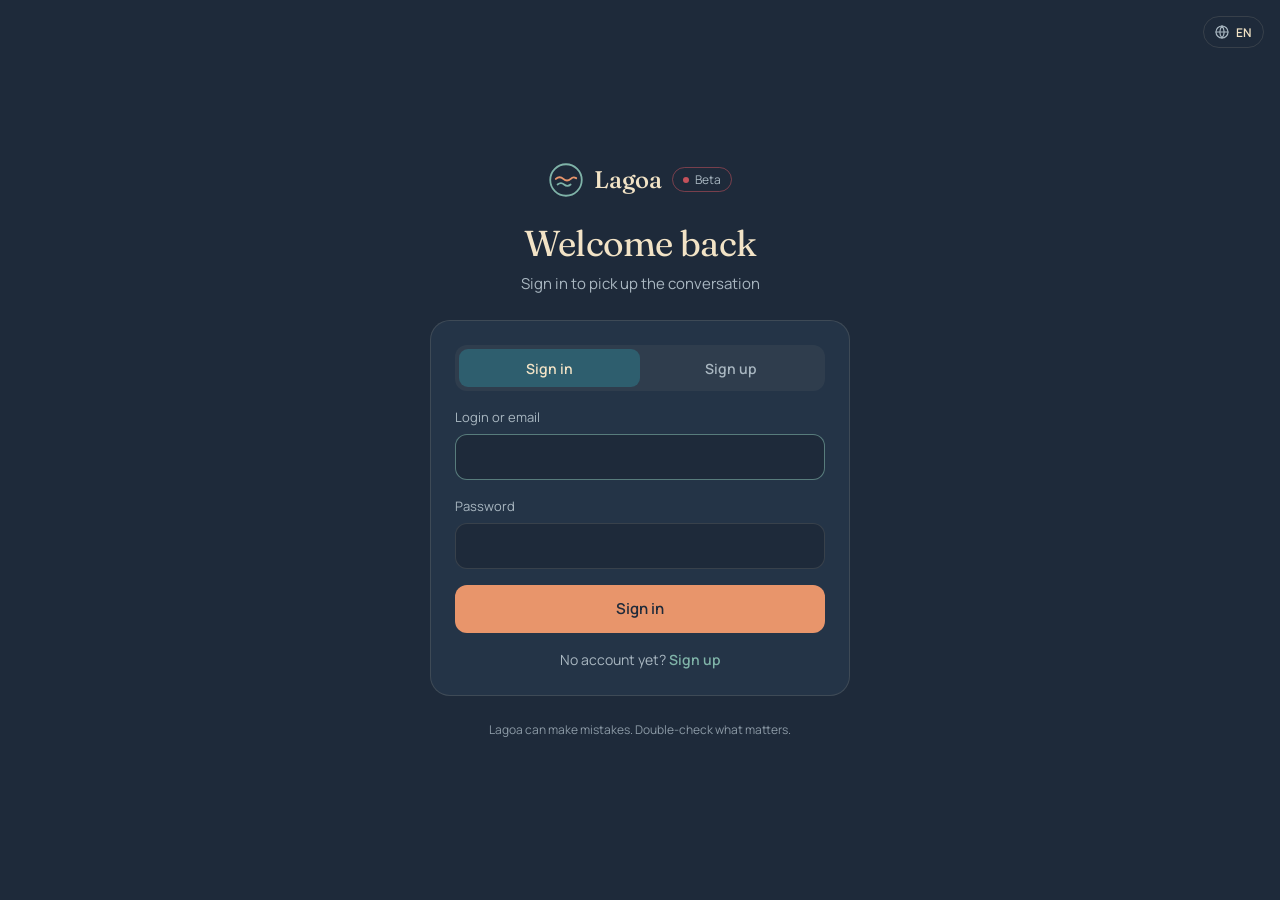
<file: frontend/index.html>
<!doctype html>
<html lang="ru">
<head>
<meta charset="utf-8">
<meta name="viewport" content="width=device-width, initial-scale=1">
<title>Lagoa</title>
<link rel="preconnect" href="https://fonts.googleapis.com">
<link rel="preconnect" href="https://fonts.gstatic.com" crossorigin>
<link href="https://fonts.googleapis.com/css2?family=Fraunces:opsz,wght@9..144,400;9..144,500&family=JetBrains+Mono&family=Manrope:wght@400;500;600&display=swap" rel="stylesheet">
<link rel="stylesheet" href="styles.css">
</head>
<body>

<nav class="sidebar" data-i18n-aria-label="chats">
  <div class="brand">
    <svg width="30" height="30" viewBox="0 0 32 32" fill="none" aria-hidden="true"><circle cx="16" cy="16" r="14" stroke="#7FB3A8" stroke-width="1.6"/><path d="M7 15c2.2-2 4.4-2 6.6 0s4.4 2 6.6 0 3.3-1.4 4.8-.6" stroke="#E8956B" stroke-width="1.8" stroke-linecap="round"/><path d="M8.5 20c2-1.6 3.9-1.6 5.8 0s3.9 1.6 5.8 0" stroke="#7FB3A8" stroke-width="1.6" stroke-linecap="round"/></svg>
    <span class="brand-name">Lagoa</span>
    <span class="beta" data-i18n="beta"></span>
  </div>

  <button type="button" class="new-chat" id="newChatBtn">
    <svg width="18" height="18" viewBox="0 0 24 24" fill="none" stroke="currentColor" stroke-width="2" stroke-linecap="round" aria-hidden="true"><path d="M12 5v14M5 12h14"/></svg>
    <span data-i18n="newChat"></span>
  </button>

  <div class="chat-list" id="chatList"></div>

  <div class="sidebar-footer">
    <div class="user-row">
      <div class="user-avatar" id="userAvatar" aria-hidden="true"></div>
      <div class="user-name" id="userName"></div>
      <button type="button" class="logout" id="logoutBtn" data-i18n-title="logout" data-i18n-aria-label="logout">
        <svg width="18" height="18" viewBox="0 0 24 24" fill="none" stroke="currentColor" stroke-width="1.8" stroke-linecap="round" stroke-linejoin="round" aria-hidden="true"><path d="M9 21H5a2 2 0 0 1-2-2V5a2 2 0 0 1 2-2h4M16 17l5-5-5-5M21 12H9"/></svg>
      </button>
    </div>
    <div class="status-row">
      <span class="status-dot" id="statusDot"></span>
      <span class="status-text" id="statusText" data-i18n="connecting"></span>
      <div class="lang-picker">
        <button type="button" class="lang-btn" aria-haspopup="menu" aria-expanded="false" data-i18n-aria-label="language" data-i18n-title="language">
          <svg class="lang-icon" width="16" height="16" viewBox="0 0 24 24" fill="none" stroke="currentColor" stroke-width="1.8" stroke-linecap="round" stroke-linejoin="round" aria-hidden="true"><circle cx="12" cy="12" r="9"/><path d="M3 12h18M12 3a14 14 0 0 1 0 18M12 3a14 14 0 0 0 0 18"/></svg><span class="lang-current"></span>
        </button>
        <div class="lang-menu" role="menu" data-i18n-aria-label="language" hidden></div>
      </div>
    </div>
  </div>
</nav>
<div class="backdrop" id="backdrop"></div>

<div class="main">
  <header class="topbar">
    <button type="button" class="icon-btn" id="menuBtn" data-i18n-aria-label="openMenu">
      <svg width="22" height="22" viewBox="0 0 24 24" fill="none" stroke="currentColor" stroke-width="1.8" stroke-linecap="round" aria-hidden="true"><path d="M4 7h16M4 12h10M4 17h16"/></svg>
    </button>
    <h1 id="chatTitle">Lagoa</h1>
    <button type="button" class="icon-btn" id="newChatMobileBtn" data-i18n-aria-label="newChat">
      <svg width="22" height="22" viewBox="0 0 24 24" fill="none" stroke="currentColor" stroke-width="1.8" stroke-linecap="round" stroke-linejoin="round" aria-hidden="true"><path d="M12 20h9M16.5 3.5a2.1 2.1 0 0 1 3 3L7 19l-4 1 1-4z"/></svg>
    </button>
  </header>

  <!-- Экран приветствия: показывается, пока в истории нет сообщений -->
  <section class="welcome" id="welcome" hidden>
    <div class="welcome-inner">
      <svg width="64" height="64" viewBox="0 0 32 32" fill="none" aria-hidden="true"><circle cx="16" cy="16" r="14" stroke="#7FB3A8" stroke-width="1"/><path d="M7 15c2.2-2 4.4-2 6.6 0s4.4 2 6.6 0 3.3-1.4 4.8-.6" stroke="#E8956B" stroke-width="1.3" stroke-linecap="round"/><path d="M8.5 20c2-1.6 3.9-1.6 5.8 0s3.9 1.6 5.8 0" stroke="#7FB3A8" stroke-width="1.2" stroke-linecap="round"/></svg>
      <div>
        <h2 id="greeting"></h2>
        <p class="welcome-sub" data-i18n="welcomeSub"></p>
      </div>
      <div id="welcomeSlot" style="width: 100%"></div>
      <div class="suggestions">
        <button type="button" class="suggestion" data-i18n-prompt="tripPrompt">
          <b data-i18n="tripTitle"></b><span data-i18n="tripSub"></span>
        </button>
        <button type="button" class="suggestion" data-i18n-prompt="letterPrompt">
          <b data-i18n="letterTitle"></b><span data-i18n="letterSub"></span>
        </button>
        <button type="button" class="suggestion" data-i18n-prompt="explainPrompt">
          <b data-i18n="explainTitle"></b><span data-i18n="explainSub"></span>
        </button>
        <button type="button" class="suggestion" data-i18n-prompt="codePrompt">
          <b data-i18n="codeTitle"></b><span data-i18n="codeSub"></span>
        </button>
      </div>
      <p class="disclaimer" style="margin: 0" data-i18n="disclaimer"></p>
    </div>
  </section>

  <!-- Переписка -->
  <section class="scroll" id="scroll" data-i18n-aria-label="conversation" hidden>
    <div class="messages" id="messages"></div>
  </section>

  <div class="dock" id="dock" hidden>
    <div id="dockSlot"></div>
    <p class="disclaimer" data-i18n="disclaimer"></p>
  </div>
</div>

<dialog class="dialog" id="deleteDialog">
  <h2 data-i18n="deleteTitle"></h2>
  <p><span data-i18n="deleteText"></span> «<b id="deleteChatName"></b>»</p>
  <div class="dialog-actions">
    <button type="button" class="btn" id="deleteCancel" data-i18n="cancel"></button>
    <button type="button" class="btn btn-danger" id="deleteConfirm" data-i18n="delete"></button>
  </div>
</dialog>

<!-- Поле ввода одно, оно переезжает между экраном приветствия и нижней панелью чата -->
<template id="composerTpl">
  <form class="composer" id="composer">
    <label for="input" class="sr-only" data-i18n="messageLabel"></label>
    <textarea id="input" rows="2" data-i18n-placeholder="placeholder"></textarea>
    <div class="composer-row">
      <span class="composer-hint" data-i18n="hint"></span>
      <div class="model-picker" id="modelPicker" hidden>
        <button type="button" class="model-pill" id="modelBtn" aria-haspopup="listbox" aria-expanded="false">
          <span class="model-name" id="modelName"></span>
          <svg class="model-chevron" width="14" height="14" viewBox="0 0 24 24" fill="none" stroke="currentColor" stroke-width="2" stroke-linecap="round" stroke-linejoin="round" aria-hidden="true"><path d="m6 9 6 6 6-6"/></svg>
        </button>
        <ul class="model-menu" id="modelMenu" role="listbox" data-i18n-aria-label="modelLabel" hidden></ul>
      </div>
      <button type="submit" class="send" id="send" data-i18n-aria-label="send" data-i18n-title="send">
        <svg class="icon-send" width="20" height="20" viewBox="0 0 24 24" fill="none" stroke="currentColor" stroke-width="2.2" stroke-linecap="round" stroke-linejoin="round" aria-hidden="true"><path d="M12 19V5M5 12l7-7 7 7"/></svg>
        <svg class="icon-stop" width="14" height="14" viewBox="0 0 14 14" aria-hidden="true"><rect width="14" height="14" rx="3" fill="currentColor"/></svg>
      </button>
    </div>
  </form>
</template>

<script src="i18n.js"></script>
<script src="greetings.js"></script>
<script src="api.js"></script>
<script src="app.js"></script>
</body>
</html>
</file>
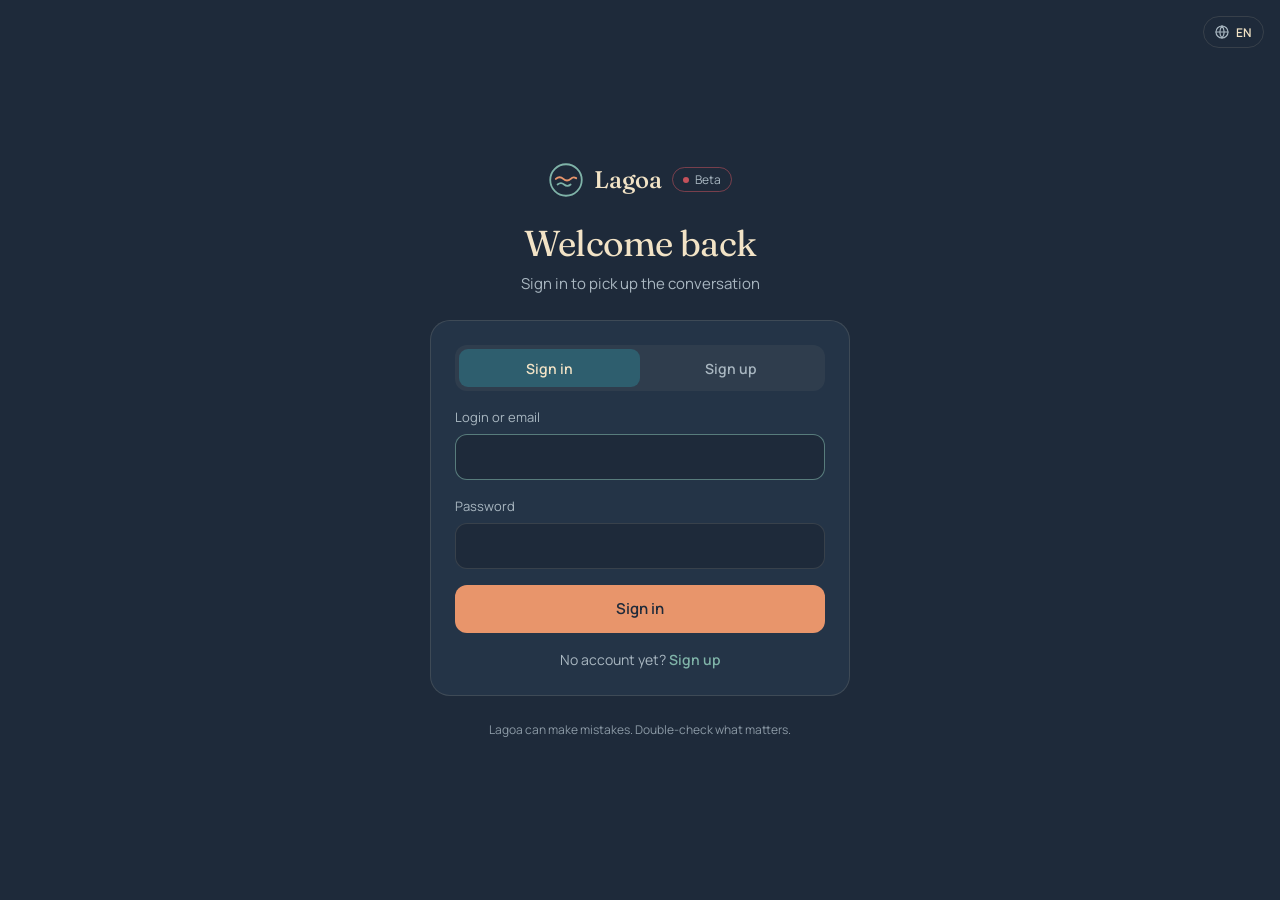
<file: frontend/login.html>
<!doctype html>
<html lang="ru">
<head>
<meta charset="utf-8">
<meta name="viewport" content="width=device-width, initial-scale=1">
<title>Lagoa</title>
<link rel="preconnect" href="https://fonts.googleapis.com">
<link rel="preconnect" href="https://fonts.gstatic.com" crossorigin>
<link href="https://fonts.googleapis.com/css2?family=Fraunces:opsz,wght@9..144,400;9..144,500&family=JetBrains+Mono&family=Manrope:wght@400;500;600&display=swap" rel="stylesheet">
<link rel="stylesheet" href="styles.css">
</head>
<body class="auth-page">

<div class="lang-picker auth-lang">
  <button type="button" class="lang-btn" aria-haspopup="menu" aria-expanded="false" data-i18n-aria-label="language" data-i18n-title="language">
    <svg class="lang-icon" width="16" height="16" viewBox="0 0 24 24" fill="none" stroke="currentColor" stroke-width="1.8" stroke-linecap="round" stroke-linejoin="round" aria-hidden="true"><circle cx="12" cy="12" r="9"/><path d="M3 12h18M12 3a14 14 0 0 1 0 18M12 3a14 14 0 0 0 0 18"/></svg><span class="lang-current"></span>
  </button>
  <div class="lang-menu" role="menu" data-i18n-aria-label="language" hidden></div>
</div>

<main class="auth-card">
  <div class="brand">
    <svg width="36" height="36" viewBox="0 0 32 32" fill="none" aria-hidden="true"><circle cx="16" cy="16" r="14" stroke="#7FB3A8" stroke-width="1.6"/><path d="M7 15c2.2-2 4.4-2 6.6 0s4.4 2 6.6 0 3.3-1.4 4.8-.6" stroke="#E8956B" stroke-width="1.8" stroke-linecap="round"/><path d="M8.5 20c2-1.6 3.9-1.6 5.8 0s3.9 1.6 5.8 0" stroke="#7FB3A8" stroke-width="1.6" stroke-linecap="round"/></svg>
    <span class="brand-name">Lagoa</span>
    <span class="beta" data-i18n="beta"></span>
  </div>

  <div class="auth-head">
    <h1 id="authTitle"></h1>
    <p id="authSub"></p>
  </div>

  <form class="auth-form" id="authForm" novalidate>
    <div class="auth-tabs" role="tablist">
      <button type="button" role="tab" data-mode="login" data-i18n="signIn"></button>
      <button type="button" role="tab" data-mode="register" data-i18n="signUp"></button>
    </div>

    <div class="field">
      <label for="login" data-i18n="loginLabel"></label>
      <input id="login" name="login" autocomplete="username" required minlength="3" maxlength="64">
    </div>

    <div class="field">
      <label for="password" data-i18n="passwordLabel"></label>
      <input id="password" name="password" type="password" required minlength="8" maxlength="128">
      <span class="field-hint" id="passwordHint" data-i18n="passwordHint"></span>
    </div>

    <div class="auth-error" id="authError" role="alert" hidden></div>

    <button type="submit" class="auth-submit" id="authSubmit"></button>

    <p class="auth-switch">
      <span id="switchText"></span>
      <button type="button" id="switchBtn"></button>
    </p>
  </form>

  <p class="disclaimer" style="margin: 0" data-i18n="disclaimer"></p>
</main>

<script src="i18n.js"></script>
<script src="api.js"></script>
<script src="auth.js"></script>
</body>
</html>
</file>
<file: frontend/styles.css>
:root {
  --bg: #1E2A3A;
  --sidebar: #18222F;
  --surface: #243447;
  --bubble: #2E5E6E;
  --text: #F2E3C6;
  --text-soft: #C9D3DA;
  --muted: #A9B7C1;
  --faint: #8C9AA6;
  --teal: #7FB3A8;
  --accent: #E8956B;
  --red: #C4515B;
  --line: rgba(242, 227, 198, 0.08);
  --line-strong: rgba(242, 227, 198, 0.12);
  --serif: 'Fraunces', Georgia, serif;
  --sans: 'Manrope', system-ui, -apple-system, 'Segoe UI', sans-serif;
  --mono: 'JetBrains Mono', ui-monospace, Consolas, monospace;
}

* { box-sizing: border-box; }
html, body { height: 100%; margin: 0; }
body {
  background: var(--bg);
  color: var(--text);
  font: 15px/1.6 var(--sans);
  display: flex;
  overflow: hidden;
}
button { font-family: var(--sans); }
a { color: var(--teal); }
a:hover { color: var(--text); }
.sr-only { position: absolute; width: 1px; height: 1px; overflow: hidden; clip: rect(0 0 0 0); white-space: nowrap; }

/* ---------- Sidebar ---------- */
.sidebar {
  width: 280px;
  flex: none;
  background: var(--sidebar);
  border-right: 1px solid var(--line);
  padding: 20px 16px;
  display: flex;
  flex-direction: column;
  gap: 20px;
}
.brand { display: flex; align-items: center; gap: 10px; padding: 0 6px; }
.brand-name { font-family: var(--serif); font-size: 24px; font-weight: 500; letter-spacing: -0.01em; }
.beta {
  margin-left: auto;
  display: flex; align-items: center; gap: 6px;
  font-size: 12px; color: var(--muted);
  border: 1px solid rgba(196, 81, 91, 0.55);
  border-radius: 999px;
  padding: 2px 10px;
}
.beta::before { content: ""; width: 6px; height: 6px; border-radius: 50%; background: var(--red); }

.new-chat {
  display: flex; align-items: center; justify-content: center; gap: 8px;
  height: 44px;
  border: none; border-radius: 12px;
  background: var(--accent); color: var(--bg);
  font-size: 15px; font-weight: 600;
  cursor: pointer;
}

.chat-list {
  flex: 1; min-height: 0;
  overflow-y: auto;
  margin: 0 -6px; padding: 0 6px;
  display: flex; flex-direction: column; gap: 2px;
}
.chat-list-label { font-size: 12px; color: var(--faint); padding: 12px 10px 4px; }
.chat-list-label:first-child { padding-top: 4px; }
.chat-item {
  position: relative;
  display: flex; align-items: center;
  border-radius: 10px;
  color: var(--text-soft);
}
.chat-item:hover { background: rgba(242, 227, 198, 0.04); }
.chat-item[aria-current="true"] { background: rgba(127, 179, 168, 0.14); color: var(--text); }
.chat-link {
  flex: 1; min-width: 0;
  padding: 10px 12px;
  border: none; background: transparent;
  color: inherit; font: 14px var(--sans); text-align: left;
  white-space: nowrap; overflow: hidden; text-overflow: ellipsis;
  cursor: pointer;
}
.chat-more {
  flex: none;
  width: 30px; height: 30px; margin-right: 4px;
  border: none; border-radius: 8px;
  background: transparent; color: var(--muted);
  display: flex; align-items: center; justify-content: center;
  cursor: pointer;
  opacity: 0;
}
.chat-item:hover .chat-more, .chat-item:focus-within .chat-more,
.chat-item[aria-current="true"] .chat-more, .chat-more[aria-expanded="true"] { opacity: 1; }
.chat-more:hover, .chat-more[aria-expanded="true"] { background: rgba(242, 227, 198, 0.08); color: var(--text); }
@media (hover: none) { .chat-more { opacity: 1; } }
.chat-menu {
  position: fixed; z-index: 40;
  min-width: 190px;
  padding: 6px;
  background: var(--surface);
  border: 1px solid var(--line-strong);
  border-radius: 12px;
  box-shadow: 0 12px 32px rgba(0, 0, 0, 0.35);
  display: flex; flex-direction: column;
}
.chat-menu button {
  display: flex; align-items: center; gap: 10px;
  padding: 9px 10px;
  border: none; border-radius: 8px;
  background: transparent; color: var(--text);
  font: 14px var(--sans); text-align: left;
  cursor: pointer;
}
.chat-menu button:hover, .chat-menu button:focus-visible { background: rgba(242, 227, 198, 0.06); outline: none; }
.chat-menu button.danger { color: #E58A92; }
.chat-rename {
  flex: 1; min-width: 0;
  height: 36px; margin: 2px;
  padding: 0 10px;
  border: 1px solid var(--teal); border-radius: 8px;
  background: var(--bg); color: var(--text);
  font: 14px var(--sans);
  outline: none;
}
.chat-item.renaming .chat-more { display: none; }

.sidebar-footer {
  margin-top: auto;
  display: flex; flex-direction: column; gap: 12px;
  padding: 12px 6px 0;
  border-top: 1px solid var(--line);
}
.user-row, .status-row { display: flex; align-items: center; gap: 10px; }
.user-avatar {
  width: 36px; height: 36px; flex: none;
  border-radius: 50%;
  background: var(--bubble);
  display: flex; align-items: center; justify-content: center;
  font-weight: 600; font-size: 14px; text-transform: uppercase;
}
.user-name {
  flex: 1; min-width: 0;
  font-size: 14px; font-weight: 500;
  white-space: nowrap; overflow: hidden; text-overflow: ellipsis;
}
.logout {
  width: 40px; height: 40px; flex: none;
  border: none; border-radius: 10px;
  background: transparent; color: var(--muted);
  display: flex; align-items: center; justify-content: center;
  cursor: pointer;
}
.logout:hover { background: rgba(242, 227, 198, 0.06); color: var(--text); }
.status-dot { width: 8px; height: 8px; border-radius: 50%; background: var(--faint); flex: none; }
.status-dot.ok { background: var(--teal); }
.status-dot.fail { background: var(--red); }
.status-text { font-size: 13px; color: var(--muted); min-width: 0; }

.lang-picker { position: relative; margin-left: auto; flex: none; }
.lang-btn {
  display: flex; align-items: center; gap: 6px;
  height: 32px; padding: 0 12px 0 10px;
  border: 1px solid var(--line-strong); border-radius: 999px;
  background: transparent; color: var(--text);
  font: 600 12px var(--sans);
  cursor: pointer;
  transition: border-color 0.15s, background 0.15s;
}
.lang-btn:hover, .lang-btn[aria-expanded="true"] { border-color: rgba(127, 179, 168, 0.5); background: rgba(127, 179, 168, 0.08); }
.lang-btn:focus-visible { outline: 2px solid var(--teal); outline-offset: 2px; }
.lang-icon { flex: none; color: var(--muted); }
.lang-btn:hover .lang-icon, .lang-btn[aria-expanded="true"] .lang-icon { color: var(--teal); }
/* In the sidebar footer the menu opens upwards; on the login page it opens downwards. */
.lang-menu {
  position: absolute; right: 0; bottom: calc(100% + 8px); z-index: 50;
  min-width: 190px;
  padding: 6px;
  background: var(--surface);
  border: 1px solid var(--line-strong);
  border-radius: 12px;
  box-shadow: 0 12px 32px rgba(0, 0, 0, 0.35);
  display: flex; flex-direction: column;
}
.auth-lang .lang-menu { bottom: auto; top: calc(100% + 8px); }
.lang-menu button {
  display: flex; align-items: center; gap: 10px;
  padding: 9px 10px;
  border: none; border-radius: 8px;
  background: transparent; color: var(--text);
  font: 14px var(--sans); text-align: left;
  cursor: pointer; outline: none;
}
.lang-menu button:hover, .lang-menu button:focus-visible { background: rgba(242, 227, 198, 0.06); }
.lang-menu button[aria-checked="true"] { background: rgba(127, 179, 168, 0.14); }
.lang-name { flex: 1; }
.lang-code { font-size: 12px; color: var(--muted); }
.lang-menu svg { color: var(--teal); visibility: hidden; }
.lang-menu button[aria-checked="true"] svg { visibility: visible; }

/* ---------- Main ---------- */
.main { flex: 1; min-width: 0; display: flex; flex-direction: column; height: 100%; }

.topbar {
  display: flex; align-items: center; gap: 12px;
  padding: 16px 28px;
  border-bottom: 1px solid var(--line);
  min-height: 69px;
}
.topbar h1 {
  margin: 0;
  font-family: var(--serif); font-size: 20px; font-weight: 500;
  white-space: nowrap; overflow: hidden; text-overflow: ellipsis;
  min-width: 0;
}
/* The model picker sits in the composer next to the send button: a quiet text
   button whose menu opens upwards. */
.model-picker { position: relative; flex: none; min-width: 0; margin-left: auto; }
.model-picker:not([hidden]) + .send { margin-left: 0; }
.model-pill {
  display: flex; align-items: center; gap: 4px;
  max-width: 220px;
  height: 32px; padding: 0 8px 0 10px;
  border: none; border-radius: 8px;
  background: transparent;
  color: var(--muted); font: 500 13px var(--sans);
  white-space: nowrap;
  cursor: pointer;
  transition: background 0.15s, color 0.15s;
}
.model-pill:hover, .model-pill[aria-expanded="true"] { color: var(--text); background: rgba(242, 227, 198, 0.06); }
.model-pill:focus-visible { outline: 2px solid var(--teal); outline-offset: 2px; }
.model-name { min-width: 0; overflow: hidden; text-overflow: ellipsis; }
.model-chevron { flex: none; transition: transform 0.15s; }
.model-pill[aria-expanded="true"] .model-chevron { transform: rotate(180deg); }

.model-menu {
  position: absolute; bottom: calc(100% + 8px); right: 0; z-index: 30;
  min-width: 260px;
  margin: 0; padding: 6px;
  list-style: none;
  background: var(--surface);
  border: 1px solid var(--line-strong);
  border-radius: 14px;
  box-shadow: 0 12px 32px rgba(0, 0, 0, 0.35);
}
.model-option {
  display: flex; align-items: center; gap: 12px;
  padding: 10px 12px;
  border-radius: 10px;
  cursor: pointer;
  outline: none;
}
.model-option:hover, .model-option:focus-visible { background: rgba(242, 227, 198, 0.06); }
.model-option[aria-selected="true"] { background: rgba(127, 179, 168, 0.14); }
.model-option-text { flex: 1; min-width: 0; display: flex; flex-direction: column; }
.model-option-name { font-size: 14px; font-weight: 500; color: var(--text); }
.model-option-provider { font-size: 12px; color: var(--muted); }
.model-option-check { flex: none; color: var(--teal); visibility: hidden; }
.model-option[aria-selected="true"] .model-option-check { visibility: visible; }
.icon-btn {
  width: 44px; height: 44px; flex: none;
  border: none; border-radius: 12px;
  background: transparent; color: var(--text);
  display: none; align-items: center; justify-content: center;
  cursor: pointer;
}

.scroll { flex: 1; overflow-y: auto; padding: 36px 28px 24px; }
.messages { max-width: 760px; margin: 0 auto; display: flex; flex-direction: column; gap: 28px; }

.msg-user {
  align-self: flex-end;
  max-width: 78%;
  background: var(--bubble);
  border-radius: 18px 18px 4px 18px;
  padding: 12px 16px;
  white-space: pre-wrap;
  overflow-wrap: anywhere;
}

.msg-bot { display: flex; gap: 14px; }
.avatar {
  flex: none;
  width: 32px; height: 32px; border-radius: 50%;
  background: rgba(127, 179, 168, 0.16);
  display: flex; align-items: center; justify-content: center;
}
.bot-body { flex: 1; min-width: 0; overflow-wrap: anywhere; }
.bot-name { font-size: 13px; color: var(--muted); margin-bottom: 6px; }
.bot-text p { margin: 0 0 12px; }
.bot-text p:last-child { margin-bottom: 0; }
.bot-text ul, .bot-text ol { margin: 0 0 12px; padding-left: 22px; display: flex; flex-direction: column; gap: 8px; }
.bot-text h4 { margin: 16px 0 8px; font-family: var(--serif); font-size: 17px; font-weight: 500; }
.bot-text strong { color: var(--teal); font-weight: 600; }
.bot-text code {
  font-family: var(--mono); font-size: 13px;
  background: var(--sidebar);
  padding: 1px 6px; border-radius: 5px;
}
.bot-text pre {
  background: var(--sidebar);
  border: 1px solid var(--line);
  border-radius: 12px;
  padding: 12px 14px;
  overflow-x: auto;
  margin: 0 0 12px;
}
.bot-text pre code { background: none; padding: 0; }

.bot-actions { display: flex; gap: 4px; margin-top: 10px; color: var(--muted); }
.bot-actions button {
  height: 32px; padding: 0 10px;
  border: none; border-radius: 8px;
  background: transparent; color: inherit;
  display: flex; align-items: center; gap: 6px;
  font-size: 13px;
  cursor: pointer;
}
.bot-actions button:hover { background: rgba(242, 227, 198, 0.06); color: var(--text); }

.thinking { display: flex; align-items: center; gap: 14px; color: var(--muted); font-size: 14px; }
.dots { display: flex; gap: 5px; }
.dots span { width: 7px; height: 7px; border-radius: 50%; background: var(--teal); animation: pulse 1.2s infinite ease-in-out; }
.dots span:nth-child(2) { animation-delay: 0.2s; }
.dots span:nth-child(3) { animation-delay: 0.4s; }
@keyframes pulse { 0%, 80%, 100% { opacity: 0.3; } 40% { opacity: 1; } }

.msg-error {
  border: 1px solid rgba(196, 81, 91, 0.6);
  background: rgba(196, 81, 91, 0.08);
  border-radius: 12px;
  padding: 10px 14px;
  color: var(--text);
  font-size: 14px;
}

/* ---------- Composer ---------- */
.dock { padding: 0 28px 20px; }
.composer {
  max-width: 760px; margin: 0 auto;
  background: var(--surface);
  border: 1px solid var(--line-strong);
  border-radius: 20px;
  padding: 14px 14px 10px 18px;
  transition: border-color 0.15s;
}
.composer:focus-within { border-color: rgba(127, 179, 168, 0.45); }
.composer textarea {
  width: 100%;
  resize: none;
  border: none; outline: none;
  background: transparent; color: var(--text);
  font: 15px/1.5 var(--sans);
  max-height: 200px;
}
.composer textarea::placeholder { color: var(--faint); }
.composer-row { display: flex; align-items: center; gap: 8px; }
.composer-hint { font-size: 12px; color: var(--faint); }
.send {
  margin-left: auto;
  width: 44px; height: 44px; flex: none;
  border: none; border-radius: 12px;
  background: var(--accent); color: var(--bg);
  display: flex; align-items: center; justify-content: center;
  cursor: pointer;
}
.send:disabled { opacity: 0.45; cursor: default; }
/* While an answer is on its way the send button turns into a stop button. */
.send .icon-stop, .send.is-stop .icon-send { display: none; }
.send.is-stop .icon-stop { display: block; }
.send.is-stop { background: var(--text); color: var(--bg); }
.disclaimer { max-width: 760px; margin: 10px auto 0; text-align: center; font-size: 12px; color: var(--faint); }

/* ---------- Welcome ---------- */
.welcome {
  flex: 1; overflow-y: auto;
  display: flex; align-items: center; justify-content: center;
  padding: 48px 28px;
}
.welcome-inner { width: 100%; max-width: 720px; display: flex; flex-direction: column; align-items: center; gap: 28px; }
.welcome h2 {
  margin: 0;
  font-family: var(--serif); font-size: 44px; font-weight: 400;
  line-height: 1.15; letter-spacing: -0.02em;
  text-align: center;
}
.welcome-sub { margin: 8px 0 0; font-size: 17px; color: var(--muted); text-align: center; }
.welcome .composer { width: 100%; padding-top: 16px; }
.welcome .composer textarea { font-size: 16px; }
.suggestions { width: 100%; display: grid; grid-template-columns: repeat(2, minmax(0, 1fr)); gap: 12px; }
.suggestion {
  text-align: left;
  padding: 16px 18px;
  border-radius: 16px;
  border: 1px solid rgba(242, 227, 198, 0.1);
  background: rgba(46, 94, 110, 0.28);
  color: var(--text);
  cursor: pointer;
  transition: background 0.15s, border-color 0.15s;
}
.suggestion:hover { background: rgba(46, 94, 110, 0.45); border-color: rgba(127, 179, 168, 0.35); }
.suggestion b { display: block; font-size: 15px; font-weight: 600; margin-bottom: 4px; }
.suggestion span { font-size: 13px; color: var(--muted); }

[hidden] { display: none !important; }

/* ---------- Mobile ---------- */
.backdrop { display: none; }
@media (max-width: 768px) {
  .sidebar {
    position: fixed; inset: 0 auto 0 0; z-index: 20;
    transform: translateX(-100%);
    transition: transform 0.2s ease;
  }
  body.menu-open .sidebar { transform: none; }
  body.menu-open .backdrop { display: block; position: fixed; inset: 0; z-index: 10; background: rgba(0, 0, 0, 0.45); }
  .icon-btn { display: flex; }
  .topbar { padding: 10px 8px; gap: 4px; min-height: 0; }
  .topbar h1 { flex: 1; text-align: center; font-size: 18px; }
  .model-pill { max-width: 170px; }
  .model-menu { min-width: 230px; }
  .scroll { padding: 20px 16px; }
  .messages { gap: 20px; }
  .msg-user { max-width: 85%; padding: 10px 14px; }
  .msg-bot { gap: 10px; }
  .dock { padding: 0 12px 16px; }
  .composer { padding: 10px 8px 6px 14px; }
  .composer-hint { display: none; }
  .welcome { padding: 32px 16px; align-items: flex-start; }
  .welcome h2 { font-size: 34px; }
  .suggestions { grid-template-columns: minmax(0, 1fr); }
}

/* ---------- Auth page ---------- */
.auth-page {
  overflow-y: auto;
  align-items: center;
  justify-content: center;
  flex-direction: column;
  padding: 32px 16px;
  min-height: 100%;
}
.auth-lang { position: fixed; top: 16px; right: 16px; }
.auth-card {
  width: 100%; max-width: 420px;
  display: flex; flex-direction: column; align-items: center; gap: 24px;
}
.auth-card .brand { padding: 0; }
.auth-head { text-align: center; }
.auth-head h1 {
  margin: 0;
  font-family: var(--serif); font-size: 36px; font-weight: 400;
  line-height: 1.15; letter-spacing: -0.02em;
}
.auth-head p { margin: 8px 0 0; color: var(--muted); }

.auth-form {
  width: 100%;
  background: var(--surface);
  border: 1px solid var(--line-strong);
  border-radius: 20px;
  padding: 24px;
  display: flex; flex-direction: column; gap: 16px;
}
.auth-tabs {
  display: grid; grid-template-columns: 1fr 1fr;
  padding: 4px;
  border-radius: 12px;
  background: rgba(242, 227, 198, 0.05);
}
.auth-tabs button {
  height: 38px;
  border: none; border-radius: 9px;
  background: transparent; color: var(--muted);
  font-size: 14px; font-weight: 600;
  cursor: pointer;
}
.auth-tabs button[aria-selected="true"] { background: var(--bubble); color: var(--text); }

.field { display: flex; flex-direction: column; gap: 6px; }
.field label { font-size: 13px; color: var(--muted); }
.field input {
  height: 46px;
  padding: 0 14px;
  border: 1px solid var(--line-strong);
  border-radius: 12px;
  background: var(--bg); color: var(--text);
  font: 15px var(--sans);
  outline: none;
  transition: border-color 0.15s;
}
.field input:focus { border-color: rgba(127, 179, 168, 0.6); }
.field-hint { font-size: 12px; color: var(--faint); }

.auth-error {
  border: 1px solid rgba(196, 81, 91, 0.6);
  background: rgba(196, 81, 91, 0.08);
  border-radius: 12px;
  padding: 10px 14px;
  font-size: 14px;
}
.auth-submit {
  height: 48px;
  border: none; border-radius: 12px;
  background: var(--accent); color: var(--bg);
  font-size: 15px; font-weight: 600;
  cursor: pointer;
}
.auth-submit:disabled { opacity: 0.55; cursor: default; }
.auth-switch { margin: 0; text-align: center; font-size: 14px; color: var(--muted); }
.auth-switch button {
  border: none; background: none; padding: 0;
  color: var(--teal); font: inherit; font-weight: 600;
  cursor: pointer;
}
.auth-switch button:hover { color: var(--text); }

/* ---------- Dialog ---------- */
.dialog {
  width: min(420px, calc(100vw - 32px));
  padding: 24px;
  border: 1px solid var(--line-strong);
  border-radius: 18px;
  background: var(--surface); color: var(--text);
  box-shadow: 0 24px 64px rgba(0, 0, 0, 0.45);
}
.dialog::backdrop { background: rgba(0, 0, 0, 0.55); }
.dialog h2 { margin: 0 0 8px; font-family: var(--serif); font-size: 22px; font-weight: 500; }
.dialog p { margin: 0 0 20px; color: var(--muted); overflow-wrap: anywhere; }
.dialog p b { color: var(--text); font-weight: 600; }
.dialog-actions { display: flex; justify-content: flex-end; gap: 8px; }
.btn {
  height: 40px; padding: 0 16px;
  border: 1px solid var(--line-strong); border-radius: 10px;
  background: transparent; color: var(--text);
  font: 600 14px var(--sans);
  cursor: pointer;
}
.btn:hover { background: rgba(242, 227, 198, 0.06); }
.btn-danger { border-color: transparent; background: var(--red); color: #fff; }
.btn-danger:hover { background: #d25f69; }

/* ---------- Quick replies ---------- */
.quick-replies {
  display: flex; flex-wrap: wrap; gap: 8px;
  margin-top: 12px;
  animation: fade-in 0.2s ease-out;
}
.quick-replies button {
  min-height: 38px; padding: 6px 14px;
  border-radius: 999px;
  border: 1px solid rgba(127, 179, 168, 0.45);
  background: transparent; color: var(--teal);
  font: 14px var(--sans);
  cursor: pointer;
  transition: background 0.15s, color 0.15s, border-color 0.15s;
}
.quick-replies button:hover { background: rgba(127, 179, 168, 0.12); border-color: var(--teal); color: var(--text); }
.quick-replies button:focus-visible { outline: 2px solid var(--teal); outline-offset: 2px; }
@keyframes fade-in { from { opacity: 0; transform: translateY(4px); } to { opacity: 1; transform: none; } }

/* ---------- Generated greeting ---------- */
#greeting, .welcome-sub { transition: opacity 0.3s ease; }
#greeting.is-fading, .welcome-sub.is-fading { opacity: 0; }
.composer textarea::placeholder { transition: opacity 0.3s ease; }
.composer textarea.hint-fading::placeholder { opacity: 0; }
</file>
